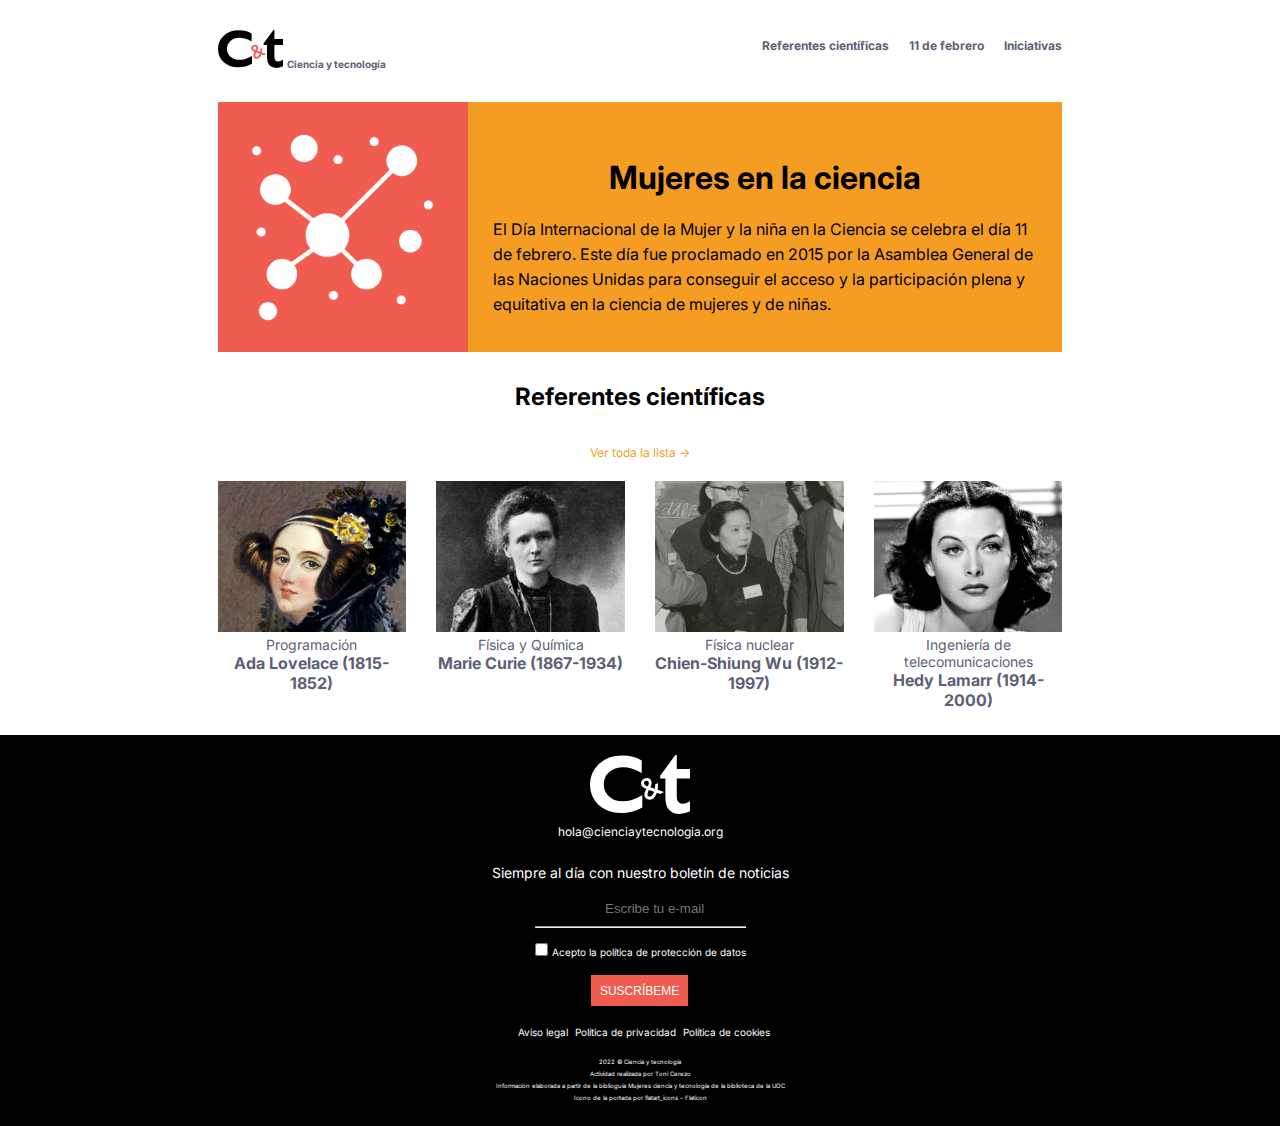
<file: index.html>
<!DOCTYPE html>
<html lang="es">
<head>
    <meta charset="UTF-8">
    <meta http-equiv="X-UA-Compatible" content="IE=edge">
    <meta name="viewport" content="width=device-width, initial-scale=1.0">
    <link rel="stylesheet" href="css/estilos.css">

    <title>Mujeres en la ciencia</title>
    <style></style>
</head>
<body>
    <header>    
        <div id="container_logo">    
        <a href="index.html"><img class="logo" src="img/logo-ciencia-tecnologia.svg" alt="logo-ciencia-tecnologia"></a>
        <a href="index.html">Ciencia y tecnología</a>
        </div>
        <nav>
            <ul class="nav_items">
                <li><a href="referentes.html">Referentes científicas</a></li>
                <li><a href="11-de-febrero.html">11 de febrero</a></li>
                <li><a href="iniciativas.html">Iniciativas</a></li>

            </ul>
     </nav>
    </header>
    <main>
        <div id="cabecera">
            <div id="rojo">
                
                <img class="logo-cabecera" src="img/hero-athom.png" alt="hero-athom-logo">
                
            </div>
            <div id="naranja">
                <h1>Mujeres en la ciencia</h1>
                <p>El Día Internacional de la Mujer y la niña en la Ciencia se celebra el día 11 de febrero. 
                    Este día fue proclamado en 2015 por la Asamblea General de las Naciones Unidas para 
                    conseguir el acceso y la participación plena y equitativa en la ciencia de mujeres y de niñas.</p>
            </div>
        </div>
        <div class="seccion2">
        <h2 id="subtitulo-index">Referentes científicas</h2>
        <a href="referentes.html">Ver toda la lista -></a>
        </div>
        <div class="grid">
            <div class="card">
                <a href="referentes.html#lovelace"><img src="img/01-ada-lovelace.jpg" alt="Ada Lovelace"></a>
                <p>Programación</p>
                <h3><a href="referentes.html#lovelace">Ada Lovelace (1815-1852)</a></h3>
            </div>
            <div class="card">
  
            <a href="referentes.html#curie"><img src="img/02-marie-curie.jpg" alt="Marie Curie"></a>
            <p>Física y Química</p>
            <h3><a href="referentes.html#curie">Marie Curie (1867-1934)</a></h3>
            </div>
            <div class="card">

            <a href="referentes.html#chien"><img src="img/03-chien-shiung-wu.jpg" alt="Chien-Shiung Wu"></a>
            <p>Física nuclear</p>
            <h3><a href="referentes.html#chien">Chien-Shiung Wu (1912-1997)</a></h3>
            </div>
            <div class="card">

           <a href="referentes.html#lamarr"><img src="img/04-hedy-lamarr.jpg" alt="Sample photo"></a>
            <p>Ingeniería de telecomunicaciones</p>
            <h3><a href="referentes.html#lamarr">Hedy Lamarr (1914-2000)</a></h3>   
            </div>
        </div>           
          </main>
          <footer>
            <img class="logo-footer" src="img/logo-ciencia-tecnologia-white.svg" alt="">
            <a class="enlace-logo" href="hola@cienciaytecnologia.org">hola@cienciaytecnologia.org</a>
            <p>Siempre al día con nuestro boletín de noticias</p>
            <form action="submit">
                
                <input type="email" id="email" placeholder="Escribe tu e-mail">
            <hr>
            <input type="checkbox" id="politica" name="politica" value="politica">
            <label for="politica"> Acepto la política de protección de datos</label><br>
            <button type="submit" value="submit">SUSCRÍBEME</button>            
           
            </form>
            <div id="enlaces-footer">
                <a href="#">Aviso legal</a>
                <a href="#">Política de privacidad</a>
                <a href="#">Política de cookies</a>
            </div>
            <div id="pie-footer">   
            <p>2022 © Ciencia y tecnología</p>
            <p>Actividad realizada por Toni Cerezo</p>
            <p>Información elaborada a partir de la biblioguía 
                <a href="https://biblioteca.uoc.edu/es/biblioguias/biblioguia/Mujeres-ciencia-y-tecnologia/">
                Mujeres ciencia y tecnología</a>
                de la biblioteca de la UOC</p>
            <p>Icono de la portada por <a href="https://www.flaticon.es/iconos-gratis/atomo%5D">flatart_icons – Flaticon</a></p>

            </div>
          </footer>




    
</body>
</html>
</file>
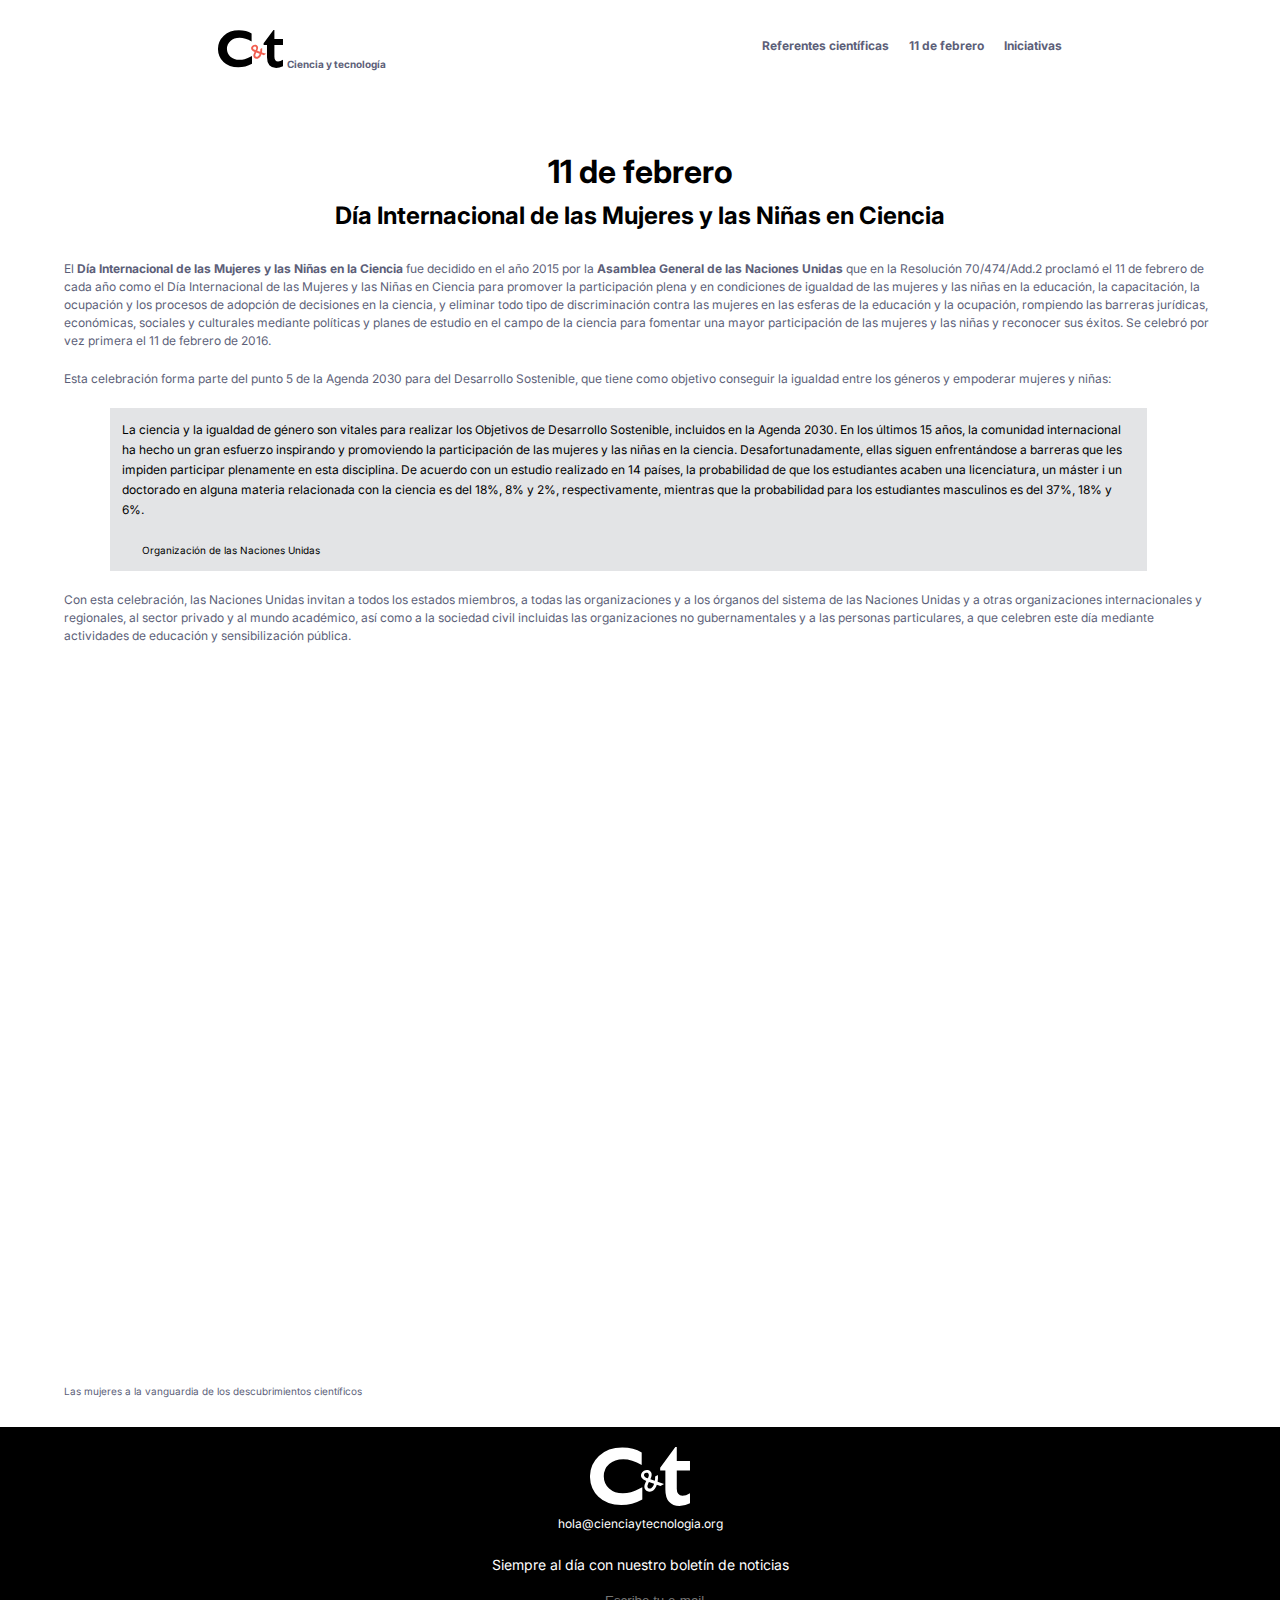
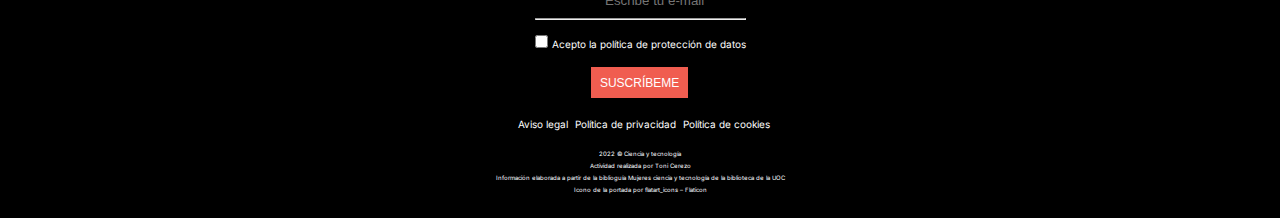
<file: 11-de-febrero.html>
<!DOCTYPE html>
<html lang="es">
<head>
    <meta charset="UTF-8">
    <meta http-equiv="X-UA-Compatible" content="IE=edge">
    <meta name="viewport" content="width=device-width, initial-scale=1.0">
    <link rel="stylesheet" href="css/estilos.css">

    <title>Mujeres en la ciencia</title>
    <style></style>
</head>
<body>
    <header>    
        <div id="container_logo">    
        <a href="index.html"><img class="logo" src="img/logo-ciencia-tecnologia.svg" alt="logo-ciencia-tecnologia"></a>
        <a href="index.html">Ciencia y tecnología</a>
        </div>
        <nav>
            <ul class="nav_items">
                <li><a href="referentes.html">Referentes científicas</a></li>
                <li><a href="11-de-febrero.html">11 de febrero</a></li>
                <li><a href="iniciativas.html">Iniciativas</a></li>

            </ul>
     </nav>
    </header>
    <main>
        <div id="textos">
        <h1>11 de febrero</h1>
        <h2>Día Internacional de las Mujeres y las Niñas en Ciencia</h2>
        <p>El <b> Día Internacional de las Mujeres y las Niñas en la Ciencia</b> fue decidido en el año 2015 por la <b>Asamblea General de las Naciones Unidas</b> que en la Resolución 70/474/Add.2 proclamó el 11 de febrero de cada año como el Día Internacional de las Mujeres y las Niñas en Ciencia para promover la participación plena y en condiciones de igualdad de las mujeres y las niñas en la educación, la capacitación, la ocupación y los procesos de adopción de decisiones en la ciencia, y eliminar todo tipo de discriminación contra las mujeres en las esferas de la educación y la ocupación, rompiendo las barreras jurídicas, económicas, sociales y culturales mediante políticas y planes de estudio en el campo de la ciencia para fomentar una mayor participación de las mujeres y las niñas y reconocer sus éxitos. Se celebró por vez primera el 11 de febrero de 2016.
        </p>
        <br>
        <p>Esta celebración forma parte del punto 5 de la Agenda 2030 para del Desarrollo Sostenible, que tiene como objetivo conseguir la igualdad entre los géneros y empoderar mujeres y niñas:</p>
        <br>
        <blockquote class="gris">La ciencia y la igualdad de género son vitales para realizar los Objetivos de Desarrollo Sostenible, incluidos en la Agenda 2030. En los últimos 15 años, la comunidad internacional ha hecho un gran esfuerzo inspirando y promoviendo la participación de las mujeres y las niñas en la ciencia. Desafortunadamente, ellas siguen enfrentándose a barreras que les impiden participar plenamente en esta disciplina. De acuerdo con un estudio realizado en 14 países, la probabilidad de que los estudiantes acaben una licenciatura, un máster i un doctorado en alguna materia relacionada con la ciencia es del 18%, 8% y 2%, respectivamente, mientras que la probabilidad para los estudiantes masculinos es del 37%, 18% y 6%.
        <br>
        <br>
        <div id="bloque-cita">
            <i class="gg-border-style-solid"></i><blockquote class ="cita">Organización de las Naciones Unidas</blockquote>
        </div>        
        </blockquote>
        <br>
        <p>Con esta celebración, las Naciones Unidas invitan a todos los estados miembros, a todas las organizaciones y a los órganos del sistema de las Naciones Unidas y a otras organizaciones internacionales y regionales, al sector privado y al mundo académico, así como a la sociedad civil incluidas las organizaciones no gubernamentales y a las personas particulares, a que celebren este día mediante actividades de educación y sensibilización pública.</p>
        </div>  
        <figure>
        <div class="embed-container">
            <iframe width="560" height="315" src="https://www.youtube.com/embed/yHnzpMAahFs?controls=0" title="YouTube video player" allow="accelerometer; autoplay; clipboard-write; encrypted-media; gyroscope; picture-in-picture; web-share" allowfullscreen></iframe>
        </div>
        <figcaption>Las mujeres a la vanguardia de los descubrimientos científicos</figcaption>
        </figure>   
        </main>
    <footer>
        <img class="logo-footer" src="/img/logo-ciencia-tecnologia-white.svg" alt="">
        <a class="enlace-logo" href="hola@cienciaytecnologia.org">hola@cienciaytecnologia.org</a>
        <p>Siempre al día con nuestro boletín de noticias</p>
        <form action="submit">
            
            <input type="email" id="email" placeholder="Escribe tu e-mail">
        <hr>
        <input type="checkbox" id="politica" name="politica" value="politica">
        <label for="politica"> Acepto la política de protección de datos</label><br>
        <button type="submit" value="submit">SUSCRÍBEME</button>            
       
        </form>
        <div id="enlaces-footer">
            <a href="#">Aviso legal</a>
            <a href="#">Política de privacidad</a>
            <a href="#">Política de cookies</a>
        </div>
        <div id="pie-footer">   
        <p>2022 © Ciencia y tecnología</p>
        <p>Actividad realizada por Toni Cerezo</p>
        <p>Información elaborada a partir de la biblioguía 
            <a href="https://biblioteca.uoc.edu/es/biblioguias/biblioguia/Mujeres-ciencia-y-tecnologia/">
            Mujeres ciencia y tecnología</a>
            de la biblioteca de la UOC</p>
        <p>Icono de la portada por <a href="https://www.flaticon.es/iconos-gratis/atomo%5D">flatart_icons – Flaticon</a></p>

        </div>
      </footer>
</body>
</file>
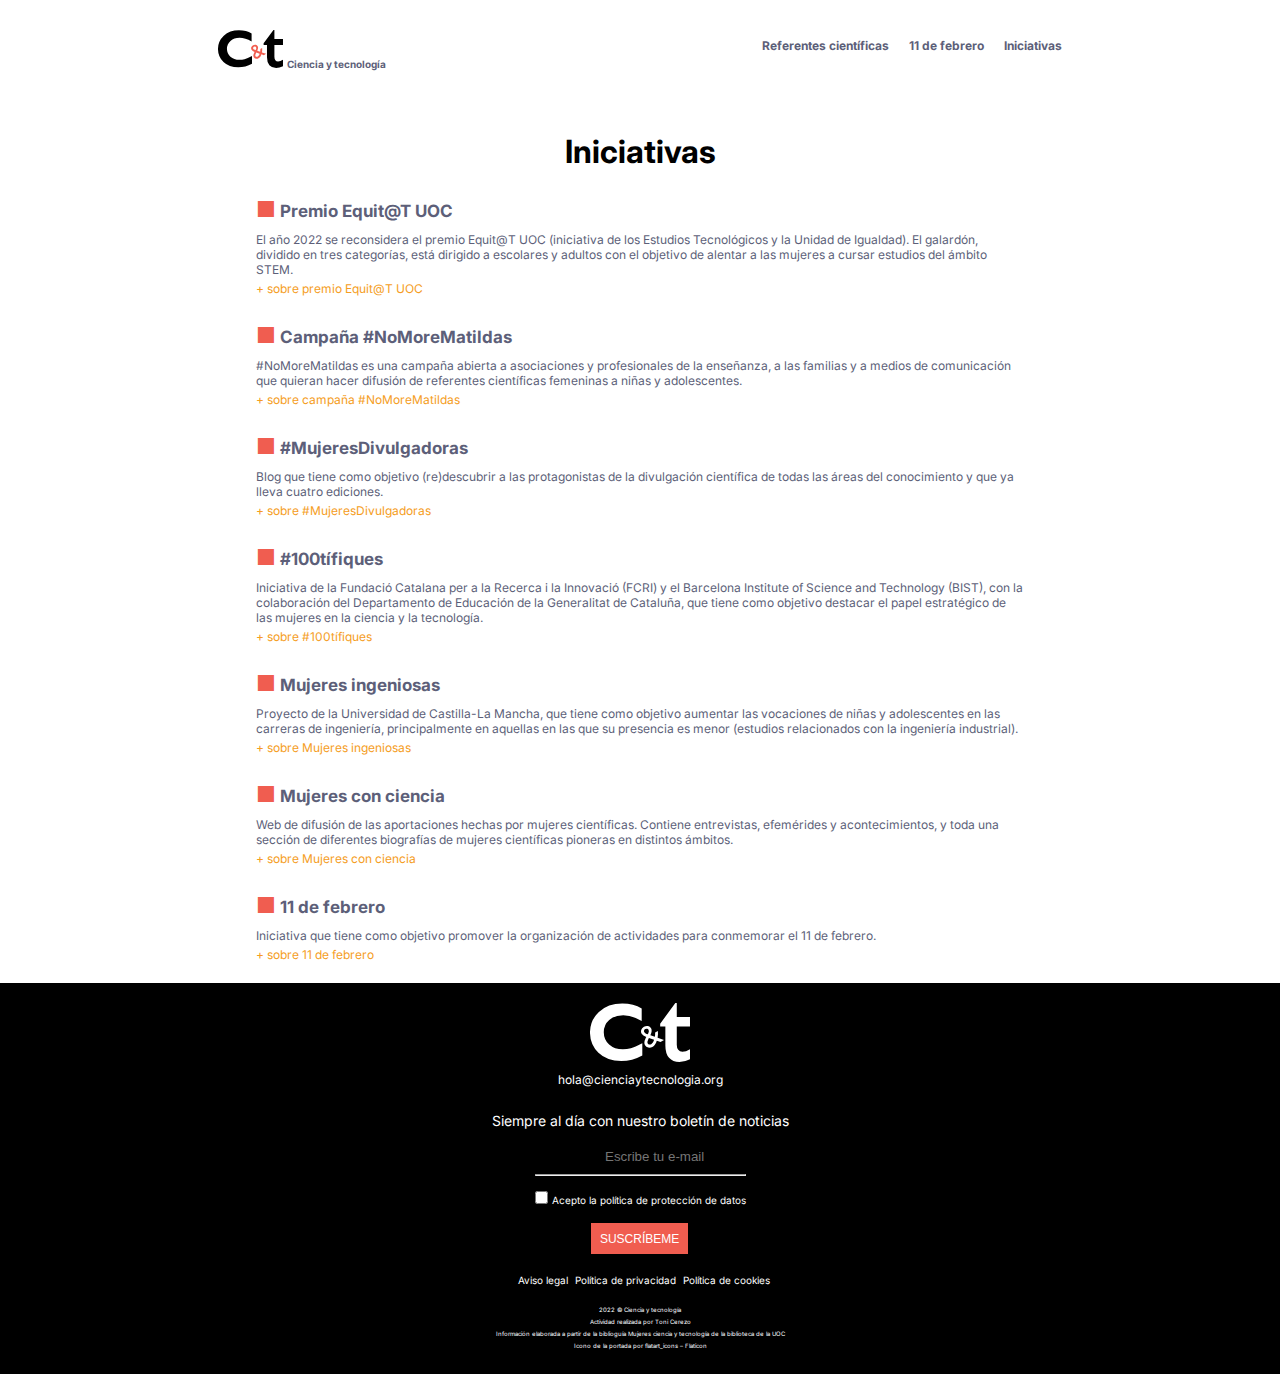
<file: iniciativas.html>
<!DOCTYPE html>
<html lang="es">
<head>
    <meta charset="UTF-8">
    <meta http-equiv="X-UA-Compatible" content="IE=edge">
    <meta name="viewport" content="width=device-width, initial-scale=1.0">
    <link rel="stylesheet" href="css/estilos.css">

    <title>Mujeres en la ciencia</title>
    <style></style>
</head>
<body>
    <header>    
        <div id="container_logo">    
        <a href="index.html"><img class="logo" src="img/logo-ciencia-tecnologia.svg" alt="logo-ciencia-tecnologia"></a>
        <a href="index.html">Ciencia y tecnología</a>
        </div>
        <nav>
            <ul class="nav_items">
                <li><a href="referentes.html">Referentes científicas</a></li>
                <li><a href="11-de-febrero.html">11 de febrero</a></li>
                <li><a href="iniciativas.html">Iniciativas</a></li>

            </ul>
     </nav>
    </header>
    <main>
            <h1>Iniciativas</h1>
            <ul class="lista">
                <li>
                    Premio Equit@T UOC
                </li>
                <p>El año 2022 se reconsidera el premio Equit@T UOC (iniciativa de los Estudios Tecnológicos y la Unidad de Igualdad). El
                    galardón, dividido en tres categorías, está dirigido a escolares y adultos con el objetivo de alentar a las mujeres a cursar
                    estudios del ámbito STEM.</p>
                <a href="http://premi-equitat.uoc.edu/es/">+ sobre premio Equit@T UOC</a>
                <li> Campaña #NoMoreMatildas</li>
                <p>#NoMoreMatildas es una campaña abierta a asociaciones y profesionales de la enseñanza, a las familias y a medios de comunicación que quieran hacer difusión de referentes científicas femeninas a niñas y adolescentes.</p>
                <a href="https://www.nomorematildas.com/es">+ sobre campaña #NoMoreMatildas</a>
                <li> #MujeresDivulgadoras</li>
                <p>Blog que tiene como objetivo (re)descubrir a las protagonistas de la divulgación científica de todas las áreas del conocimiento y que ya lleva cuatro ediciones.</p>
                <a href="https://socialmediaeninvestigacion.com/mujeresdivulgadoras-edicion4/">+ sobre #MujeresDivulgadoras </a>
                <li> #100tífiques</li>
                <p>Iniciativa de la Fundació Catalana per a la Recerca i la Innovació (FCRI) y el Barcelona Institute of Science and Technology (BIST), con la colaboración del Departamento de Educación de la Generalitat de Cataluña, que tiene como objetivo destacar el papel estratégico de las mujeres en la ciencia y la tecnología.</p>
                <a href="https://100tifiques.cat/es/quienes-somos/">+ sobre #100tífiques</a>
                <li> Mujeres ingeniosas</li>
                <p>Proyecto de la Universidad de Castilla-La Mancha, que tiene como objetivo aumentar las vocaciones de niñas y adolescentes en las carreras de ingeniería, principalmente en aquellas en las que su presencia es menor (estudios relacionados con la ingeniería industrial).</p>
                <a href="https://mujeresingeniosas.es/proyecto-mujeres-ingeniosas/">+ sobre Mujeres ingeniosas </a>
                <li> Mujeres con ciencia</li>
                <p>Web de difusión de las aportaciones hechas por mujeres científicas. Contiene entrevistas, efemérides y acontecimientos, y toda una sección de diferentes biografías de mujeres científicas pioneras en distintos ámbitos.</p>
                <a href="https://mujeresconciencia.com/mujeres-con-ciencia/">+ sobre Mujeres con ciencia </a>
                <li> 11 de febrero</li>
                <p>Iniciativa que tiene como objetivo promover la organización de actividades para conmemorar el 11 de febrero.
                </p>
                <a href="https://11defebrero.org/">+ sobre 11 de febrero</a>
            </ul>
            </main>

    <footer>
        <img class="logo-footer" src="/img/logo-ciencia-tecnologia-white.svg" alt="">
        <a class="enlace-logo" href="hola@cienciaytecnologia.org">hola@cienciaytecnologia.org</a>
        <p>Siempre al día con nuestro boletín de noticias</p>
        <form action="submit">
            
            <input type="email" id="email" placeholder="Escribe tu e-mail">
        <hr>
        <input type="checkbox" id="politica" name="politica" value="politica">
        <label for="politica"> Acepto la política de protección de datos</label><br>
        <button type="submit" value="submit">SUSCRÍBEME</button>            
       
        </form>
        <div id="enlaces-footer">
            <a href="#">Aviso legal</a>
            <a href="#">Política de privacidad</a>
            <a href="#">Política de cookies</a>
        </div>
        <div id="pie-footer">   
        <p>2022 © Ciencia y tecnología</p>
        <p>Actividad realizada por Toni Cerezo</p>
        <p>Información elaborada a partir de la biblioguía 
            <a href="https://biblioteca.uoc.edu/es/biblioguias/biblioguia/Mujeres-ciencia-y-tecnologia/">
            Mujeres ciencia y tecnología</a>
            de la biblioteca de la UOC</p>
        <p>Icono de la portada por <a href="https://www.flaticon.es/iconos-gratis/atomo%5D">flatart_icons – Flaticon</a></p>

        </div>
      </footer>
</body>
</file>
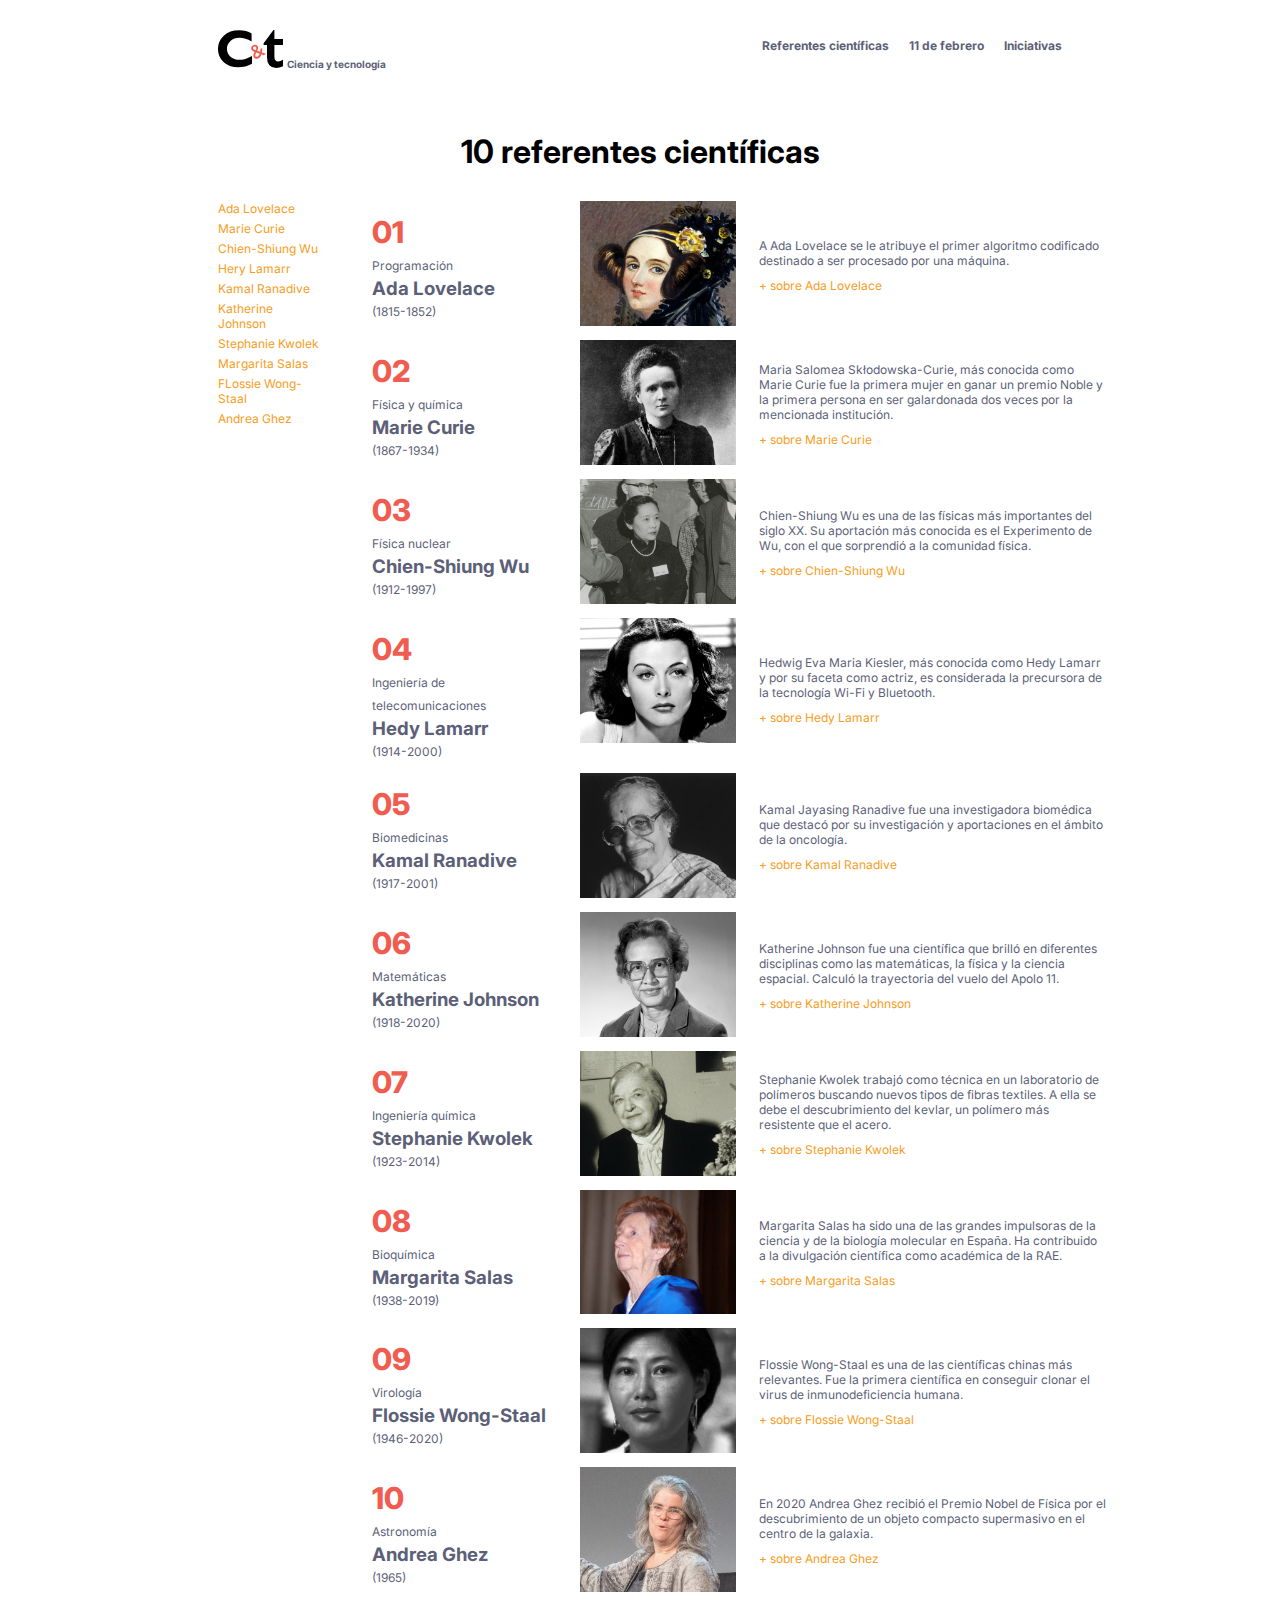
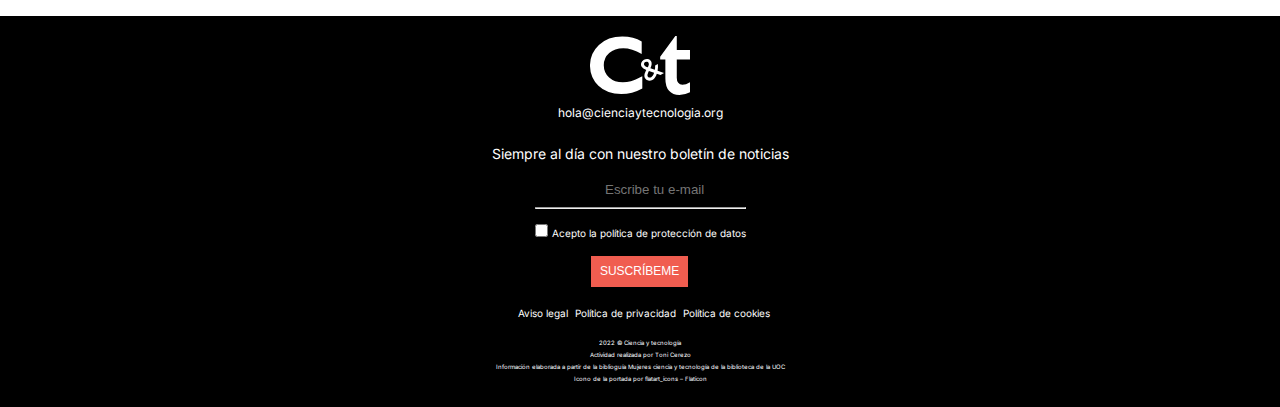
<file: referentes.html>
<!DOCTYPE html>
<html lang="es">
<head>
    <meta charset="UTF-8">
    <meta http-equiv="X-UA-Compatible" content="IE=edge">
    <meta name="viewport" content="width=device-width, initial-scale=1.0">
    <link rel="stylesheet" href="css/estilos.css">

    <title>Mujeres en la ciencia</title>
    <style></style>
</head>
<body>
    <header>    
        <div id="container_logo">    
        <a href="index.html"><img class="logo" src="img/logo-ciencia-tecnologia.svg" alt="logo-ciencia-tecnologia"></a>
        <a href="index.html">Ciencia y tecnología</a>
        </div>
        <nav>
            <ul class="nav_items">
                <li><a href="referentes.html">Referentes científicas</a></li>
                <li><a href="11-de-febrero.html">11 de febrero</a></li>
                <li><a href="iniciativas.html">Iniciativas</a></li>

            </ul>
     </nav>
    </header>
    <main>
        <h1>10 referentes científicas</h1>
        <div id="principal">
        <div id="enlaces-referentes">
        <a href="#lovelace">Ada Lovelace</a>
        <a href="#curie">Marie Curie</a>
        <a href="#chien">Chien-Shiung Wu</a>
        <a href="#lamarr">Hery Lamarr</a>
        <a href="#ranadive">Kamal Ranadive</a>
        <a href="#johnson">Katherine Johnson</a>
        <a href="#kwolek">Stephanie Kwolek</a>
        <a href="#salas">Margarita Salas</a>
        <a href="#staal">FLossie Wong-Staal</a>
        <a href="#ghez">Andrea Ghez</a>
        </div> 
        <div id="galeria-referentes">
            <div class="cientifica" id="lovelace">
                <div class="titulo-ref">
                    <h2 class="numero">01</h2>
                    <p>Programación</p>
                    <h3 class="nom-cientifica">Ada Lovelace</h3>
                    <p>(1815-1852)</p>
                </div>      
                <div class="foto-ref">  
                    <img class="foto" src="img/01-ada-lovelace.jpg" alt="Ada Lovelace">
                </div>
                <div class="texto-ref">
                <p>A Ada Lovelace se le atribuye el primer algoritmo codificado destinado a ser procesado por una máquina.</p> 
                <a href="https://www.youtube.com/watch?v=bYCDVwyuVt4">+ sobre Ada Lovelace</a>
                </div>
            </div>
            
            <div class="cientifica" id="curie">
                <div class="titulo-ref">
                    <h2 class="numero">02</h2>
                    <p>Física y química</p>
                    <h3 class="nom-cientifica">Marie Curie</h3>
                    <p>(1867-1934)</p>
                </div>      
                <div class="foto-ref">  
                    <img class="foto" src="img/02-marie-curie.jpg" alt="Marie Curie">
                </div>
                <div class="texto-ref">
                <p>Maria Salomea Skłodowska-Curie, más conocida como Marie Curie fue la primera mujer en ganar un premio Noble y la primera persona en ser galardonada dos veces por la mencionada institución.</p> 
                <a href="https://historia.nationalgeographic.com.es/personajes/marie-curie">+ sobre Marie Curie</a>
                </div>
            </div>

            <div class="cientifica" id="chien">
                <div class="titulo-ref">
                    <h2 class="numero">03</h2>
                    <p>Física nuclear</p>
                    <h3 class="nom-cientifica">Chien-Shiung Wu</h3>
                    <p>(1912-1997)</p>
                </div>      
                <div class="foto-ref">  
                    <img class="foto" src="img/03-chien-shiung-wu.jpg" alt="Chien-Shiung Wu">
                </div>
                <div class="texto-ref">
                <p>Chien-Shiung Wu es una de las físicas más importantes del siglo XX. Su aportación más conocida es el Experimento de Wu, con el que sorprendió a la comunidad física.</p> 
                <a href="https://historia.nationalgeographic.com.es/a/chien-shiung-wu-fisica-pionera-sin-premio-nobel_16354">
                + sobre Chien-Shiung Wu</a>
                </div>
            </div>

            <div class="cientifica" id="lamarr">
                <div class="titulo-ref">
                    <h2 class="numero">04</h2>
                    <p>Ingeniería de telecomunicaciones</p>
                    <h3 class="nom-cientifica">Hedy Lamarr</h3>
                    <p>(1914-2000)</p>
                </div>      
                <div class="foto-ref">  
                    <img class="foto" src="img/04-hedy-lamarr.jpg" alt="Hedy Lamarr">
                </div>
                <div class="texto-ref">
                <p>Hedwig Eva Maria Kiesler, más conocida como Hedy Lamarr y por su faceta como actriz, es considerada la precursora de la tecnología Wi-Fi y Bluetooth.</p> 
                <a href="https://es.wikipedia.org/wiki/Hedy_Lamarr">
                + sobre Hedy Lamarr</a>
                </div>
            </div>

            <div class="cientifica" id="ranadive">
                <div class="titulo-ref">
                    <h2 class="numero">05</h2>
                    <p>Biomedicinas</p>
                    <h3 class="nom-cientifica">Kamal Ranadive</h3>
                    <p>(1917-2001)</p>
                </div>      
                <div class="foto-ref">  
                    <img class="foto" src="img/05-kamal-ranadive.jpg" alt="Kamal Ranadive">
                </div>
                <div class="texto-ref">
                <p>Kamal Jayasing Ranadive fue una investigadora biomédica que destacó por su investigación y aportaciones en el ámbito de la oncología.</p> 
                <a href="https://es.wikipedia.org/wiki/Kamal_Ranadive">
                + sobre Kamal Ranadive</a>
                </div>
            </div>

            <div class="cientifica" id="johnson">
                <div class="titulo-ref">
                    <h2 class="numero">06</h2>
                    <p>Matemáticas</p>
                    <h3 class="nom-cientifica">Katherine Johnson</h3>
                    <p>(1918-2020)</p>
                </div>      
                <div class="foto-ref">  
                    <img class="foto" src="img/06-katherine-johnson.jpg" alt="Katherine Johnson">
                </div>
                <div class="texto-ref">
                <p>Katherine Johnson fue una científica que brilló en diferentes disciplinas como las matemáticas, la física y la ciencia espacial. Calculó la trayectoria del vuelo del Apolo 11.</p> 
                <a href="https://www.nasa.gov/content/katherine-johnson-biography">
                + sobre Katherine Johnson</a>
                </div>
            </div>

            <div class="cientifica" id="kwolek">
                <div class="titulo-ref">
                    <h2 class="numero">07</h2>
                    <p>Ingeniería química</p>
                    <h3 class="nom-cientifica">Stephanie Kwolek</h3>
                    <p>(1923-2014)</p>
                </div>      
                <div class="foto-ref">  
                    <img class="foto" src="img/07-stephanie-kwolek.jpg" alt="Stephanie Kwolek">
                </div>
                <div class="texto-ref">
                <p>Stephanie Kwolek trabajó como técnica en un laboratorio de polímeros buscando nuevos tipos de fibras textiles. A ella se debe el descubrimiento del kevlar, un polímero más resistente que el acero.</p> 
                <a href="https://clickmica.fundaciondescubre.es/conoce/nombres-propios/stephanie-kwolek">
                + sobre Stephanie Kwolek</a>
                </div>
            </div>

            <div class="cientifica" id="salas">
                <div class="titulo-ref">
                    <h2 class="numero">08</h2>
                    <p>Bioquímica</p>
                    <h3 class="nom-cientifica">Margarita Salas</h3>
                    <p>(1938-2019)</p>
                </div>      
                <div class="foto-ref">  
                    <img class="foto" src="img/08-margarita-salas.jpg" alt="Margarita Salas">
                </div>
                <div class="texto-ref">
                <p>Margarita Salas ha sido una de las grandes impulsoras de la ciencia y de la biología molecular en España. Ha contribuido a la divulgación científica como académica de la RAE.</p> 
                <a href="https://www.rtve.es/play/videos/pienso-luego-existo/pienso-luego-existo-margarita-salas/5437766/">
                + sobre Margarita Salas</a>
                </div>
            </div>


            <div class="cientifica" id="staal">
                <div class="titulo-ref">
                    <h2 class="numero">09</h2>
                    <p>Virología</p>
                    <h3 class="nom-cientifica">Flossie Wong-Staal</h3>
                    <p>(1946-2020)</p>
                </div>      
                <div class="foto-ref">  
                    <img class="foto" src="img/09-flossie-wong-staal.jpg" alt="Flossie Wong-Staal">
                </div>
                <div class="texto-ref">
                <p>Flossie Wong-Staal es una de las científicas chinas más relevantes. Fue la primera científica en conseguir clonar el virus de inmunodeficiencia humana.</p> 
                <a href="https://www.tekcrispy.com/2021/11/25/flossie-wong-staal/">
                + sobre Flossie Wong-Staal</a>
                </div>
            </div>

            <div class="cientifica" id="ghez">
                <div class="titulo-ref">
                    <h2 class="numero">10</h2>
                    <p>Astronomía</p>
                    <h3 class="nom-cientifica">Andrea Ghez</h3>
                    <p>(1965)</p>
                </div>      
                <div class="foto-ref">  
                    <img class="foto" src="img/10-andrea-ghez.jpg" alt="Andrea Ghez">
                </div>
                <div class="texto-ref">
                <p>En 2020 Andrea Ghez recibió el Premio Nobel de Física por el descubrimiento de un objeto compacto supermasivo en el centro de la galaxia.</p> 
                <a href="https://www.ted.com/talks/andrea_ghez_the_hunt_for_a_supermassive_black_hole?language=es">
                + sobre Andrea Ghez</a>
                </div>
            </div>
        
        
        
        
        </div>
        
        
        
        
        
        </div>
      
        


    </main>
    <footer>
        <img class="logo-footer" src="img/logo-ciencia-tecnologia-white.svg" alt="">
        <a class="enlace-logo" href="hola@cienciaytecnologia.org">hola@cienciaytecnologia.org</a>
        <p>Siempre al día con nuestro boletín de noticias</p>
        <form action="submit">
            
            <input type="email" id="email" placeholder="Escribe tu e-mail">
        <hr>
        <input type="checkbox" id="politica" name="politica" value="politica">
        <label for="politica"> Acepto la política de protección de datos</label><br>
        <button type="submit" value="submit">SUSCRÍBEME</button>            
       
        </form>
        <div id="enlaces-footer">
            <a href="#">Aviso legal</a>
            <a href="#">Política de privacidad</a>
            <a href="#">Política de cookies</a>
        </div>
        <div id="pie-footer">   
        <p>2022 © Ciencia y tecnología</p>
        <p>Actividad realizada por Toni Cerezo</p>
        <p>Información elaborada a partir de la biblioguía 
            <a href="https://biblioteca.uoc.edu/es/biblioguias/biblioguia/Mujeres-ciencia-y-tecnologia/">
            Mujeres ciencia y tecnología</a>
            de la biblioteca de la UOC</p>
        <p>Icono de la portada por <a href="https://www.flaticon.es/iconos-gratis/atomo%5D">flatart_icons – Flaticon</a></p>

        </div>
      </footer>
</body>
</file>
<file: css/estilos.css>
@import url('https://fonts.googleapis.com/css2?family=Inter:wght@400;700;800&display=swap');
@import url('https://css.gg/border-style-solid.css');
*{
    box-sizing: border-box;
    margin: 0;
    padding:0;
    
 }

body{
    font-family:'Inter', sans-serif;
}


.nav_items{display:flex;flex-direction: row; list-style: none;}



.nav_items li{padding-top:4px;padding-left:20px;}

nav li a{
    color: rgb(93, 95, 121);
    text-decoration: none;
    font-size: 12px;    
    font-weight: 700;
}

nav li a:hover{
    color: rgb(245, 157, 35);
}

#container_logo a{
    color:rgb(93, 95, 121);
    font-weight: 700;
    font-size: 10px;
    text-decoration: none;
}
.logo{width: 65px;}

header{
    display: flex;
    flex-direction: row;
    justify-content:space-between;
    padding:30px 17%;
}

#cabecera{
    display: flex;
    flex-direction: row;
    margin:0 17%;

}
#rojo{background-color: rgb(240, 93, 80);display: flex;justify-content: center;}
.logo-cabecera{width:250px;height: 250px; padding:3%}

#naranja{background-color: rgb(245, 157, 35);padding:3%}
#naranja h1{margin-bottom:20px}
#naranja p{line-height: 25px;}



.seccion2{text-align:center;margin-top:30px}
.seccion2 a{color:rgb(245, 157, 35);font-size:12px;margin-top:5px;text-decoration: none;}
.seccion2 a:hover{color:rgb(93, 95, 121)}


/*Tratamiento CSS de la galería en index.html. MobileFirst*/
.grid{margin:20px 2%;display: grid;}
.grid img {
    max-width: 100%;
  }
.grid p{text-align: center;color:rgb(93, 95, 121);font-size: 14px;}
.grid h3{text-align: center;color:rgb(93, 95, 121);font-size: 16px;margin-bottom:25px}

.card a{text-decoration: none;color:rgb(93, 95, 121)}
.card a:hover{color:rgb(245, 157, 35)}


/*Tratamiento CSS del footer.Mobile First*/

footer{display:flex;background-color: black;padding-top:20px;flex-direction: column;align-items: center;}
.enlace-logo{text-decoration: none;font-size:12px;color:white;margin-top:10px}
footer p{color:white;font-size:14px;margin-top:20px}

#email{color:rgb(227, 228, 230);background-color: black;border:none;margin-top:20px;margin-bottom:10px;
  margin-left:15%
  ;text-align: center}
#politica{margin-top:15px}
footer label{color:white;font-size: 10px;}
form button{font-size:12px;margin-top:15px;margin-bottom:20px;background-color:rgb(240, 93, 80);color:white;border:none;padding:4%;margin-left:27%}
footer a{color:white;font-size:10px;text-decoration: none;padding-bottom:5px}

#enlaces-footer{
  display: flex;
  flex-direction: column;
  align-items: center;
}
#enlaces-footer a:hover{color:rgb(245, 157, 35)}
/*Tratamiento de los breakpoints para diseño responsive del menú y la cabecera de index.html*/
#pie-footer{display:flex;flex-direction: column;align-items: center;margin-top:15px;margin-bottom:20px}
#pie-footer p{font-size:6px;padding-bottom:5px;margin:0}
#pie-footer a{font-size:6px}

@media (max-width: 1023px) {
    header {
      flex-direction: column;
      align-items: center;
      padding:0;
      margin-top:10px;
    }
    .nav_items {
        flex-direction: column;
        margin-top:20px;
        align-items: center;
      }
    .nav_items li{padding:0}
    #cabecera{flex-direction: column;margin:35px 2%}  
    #rojo{width: 100%;}
    #naranja{width: 100%;padding:3%} 
    #naranja h1{font-size:25px;margin-bottom:10px;text-align: center;}   

  }

  /*Tratamiento CSS de la galería. Versión tablet y escritorio*/

  @media (min-width: 426px) {
    .grid { grid-template-columns: repeat(2, 1fr);column-gap: 30px;margin-top:20px}
    #enlaces-footer{flex-direction: row;}
    #enlaces-footer a{margin-left:7px}

  }
  @media (min-width: 1026px) {
    .grid { grid-template-columns: repeat(4, 1fr); margin:0 17%;column-gap: 30px;margin-top:20px}
    #enlaces-footer{flex-direction: row;}

  }
 /***************************************/ 
 /*Página referentes.html. MOBILE FIRST*/
 /***************************************/ 


  h1{text-align: center;margin-top:30px}

  #enlaces-referentes {margin:20px 2% 20px 2%;text-align: center;}
  #enlaces-referentes a{font-size:12px;text-decoration: none;color: rgb(245, 157, 35);}
  #enlaces-referentes a:hover{color:rgb(93, 95, 121)}
  #enlaces-referentes a::after{content: " ·";}

/*Tratamiento del menú de enlaces en referentes.html.MOBILE FIRST*/

@media (min-width: 1024px) {
  #enlaces-referentes{width:20%;display: flex;flex-direction:column;margin:30px 17%;text-align: left;}
  #enlaces-referentes a{margin-bottom:5px}
  #enlaces-referentes a::after{content: "";}


}
/*Tratamiento de los estilos de la información en referentes.html. MOBILE FIRST*/

.numero{color:rgb(240, 93, 80);font-size:30px;font-weight: 800;margin-top:25px;margin-bottom:5px;text-align: left;}

.titulo-ref h3{color:rgb(93, 95, 121)}
.titulo-ref h2{margin-bottom:10px;margin-top:30px;text-align: left;}
.titulo-ref p{font-size:12px;color:rgb(93, 95, 121)}
.titulo-ref {line-height: 23px;}

.foto-ref{margin-top:10px;}

.texto-ref {font-size:12px;color:rgb(93, 95, 121)}
.texto-ref p{margin-bottom:10px;margin-top:15px}
.texto-ref a{color:rgb(245, 157, 35);text-decoration: none;}
.texto-ref a:hover{color:rgb(93, 95, 121)}




/*Tratamiento de las imágenes en referentes.html*/
#galeria-referentes{margin:20px 5%;display: flex;flex-direction: column;}
.foto-ref img {
    max-width: 100%;
  }

  @media (min-width: 426px) {
    #galeria-referentes{display:flex;flex-direction:column}
    /* .titulo-ref{width:40%;display: flex;flex-direction: column;justify-content: center;} */
    .foto-ref{margin-top:10px;margin-left:8%;margin-right:4%}
    .foto-txt{display: flex;flex-direction: row}
    .texto-ref{margin-right:2%;display: flex;flex-direction: column;justify-content: center;}
    .cientifica{display: grid;   grid-template-columns: 1fr 1fr 2fr;   gap: 1rem;}
    .titulo-ref h2{margin-bottom:10px;text-align: left;}

    
  }
  @media (min-width: 1024px) {
    #principal{display:flex}
    #enlaces-referentes{width: 25%;margin-right:0}
    .texto-ref p{margin-top:9px}
    #galeria-referentes{margin:20px 13% 20px 50px;}
    .titulo-ref h2{margin-bottom:10px;text-align: left;}

  }
 /***************************************/ 
  /*Página 11 de febrero. Mobile First*/
 /***************************************/ 

  h2{text-align: center;margin-top:10px;margin-bottom:30px}
  #textos{margin: 20px 5%;
    display: flex;
    flex-direction: column;
  }
  #textos p{font-size:12px;line-height: 18px;color:rgb(93, 95, 121)}
  .gris{background-color: rgb(227, 228, 230);font-size:12px;line-height: 20px;color:black;padding:4%}
  #bloque-cita{display: flex;}
  .cita {margin-left:2%;font-size:10px}
  .gg-border-style-solid{color:rgb(240, 93, 80)}
  .gg-border-style-solid {
    transform: scale(var(--ggs,1));
}
.embed-container { 
  position: relative; 
  padding-bottom: 56.25%;
  overflow: hidden;
  max-width: 100%;
  height: auto;
  margin:0 5% 0% 5%;
} 

.embed-container iframe,
.embed-container object,
.embed-container embed { 
  position: absolute;
  top: 0;
  left: 0;
  width: 100%;
  height: 100%;
  border:0;
}
figure{margin-bottom:30px}
figcaption{font-size:10px;color:rgb(93, 95, 121);margin-left:5%}


@media (min-width: 1024px) {
  .gris{padding:1%;margin-left:4%;margin-right:6%;}
  .embed-container { 
    position: relative; 
    padding-bottom: 56.25%;
    overflow: hidden;
    max-width: 100%;
    height: auto;
    margin:0 -35% 0% 24%;
  } 
  .embed-container iframe,
  .embed-container object,
  .embed-container embed { 
    position: absolute;
    top: 0;
    left: 0;
    width: 50%;
    height: 50%;
  }
}

 /***************************************/ 
/*Página iniciativas.html. MOBILE FIRST*/
 /***************************************/ 

.lista{margin:20px 5%}
.lista li{color:rgb(93, 95, 121);font-size:17px;font-weight: 700;list-style: none;margin-bottom: 10px;margin-top:25px}
.lista li::before {content: "■"; color:rgb(240, 93, 80);font-size: 22px;}
.lista p{font-size:12px;color:rgb(93, 95, 121)}
.lista a{color:rgb(245, 157, 35);font-size:12px;text-decoration: none;margin-bottom:10px}
.lista a:hover{color:rgb(93, 95, 121)}

/*Media Query para el ajuste de la lista en escritorio*/
@media (min-width: 1024px) {
  .lista{margin-left:20%;margin-right:20%}
}
</file>
